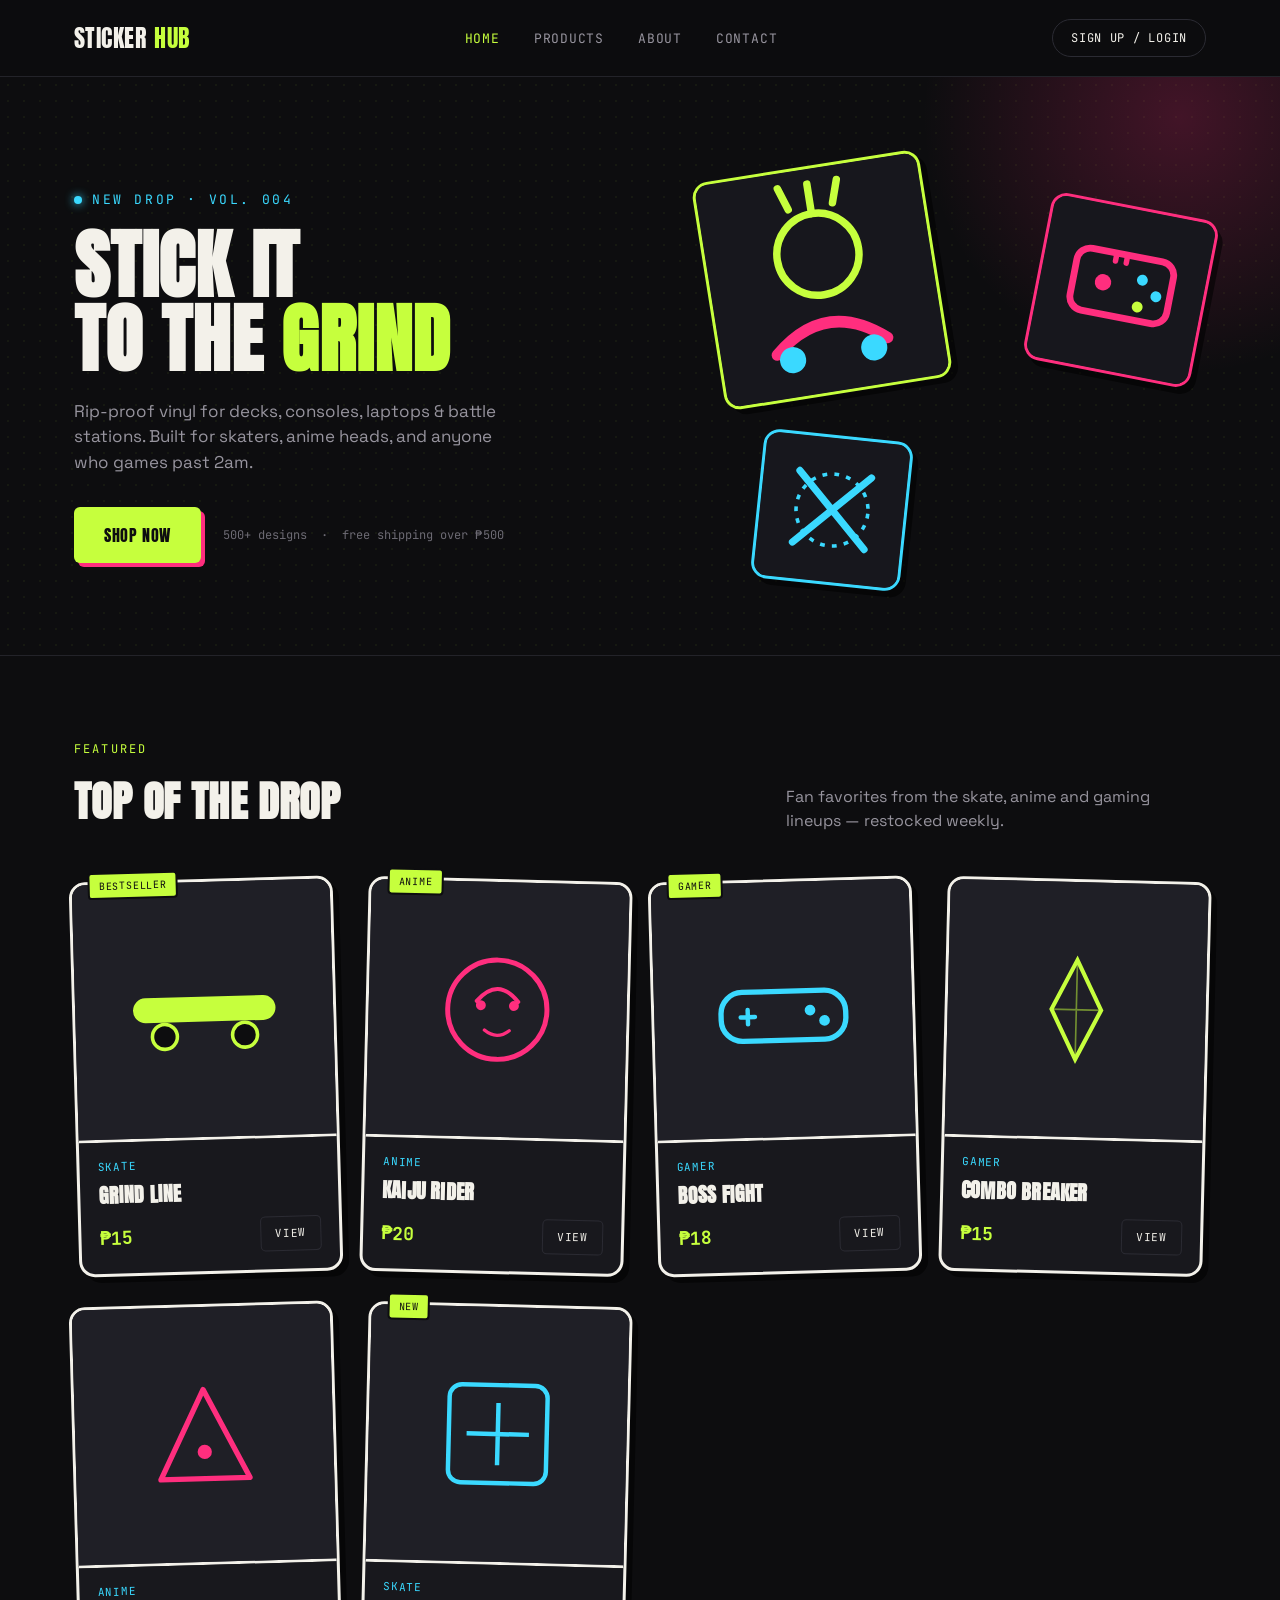
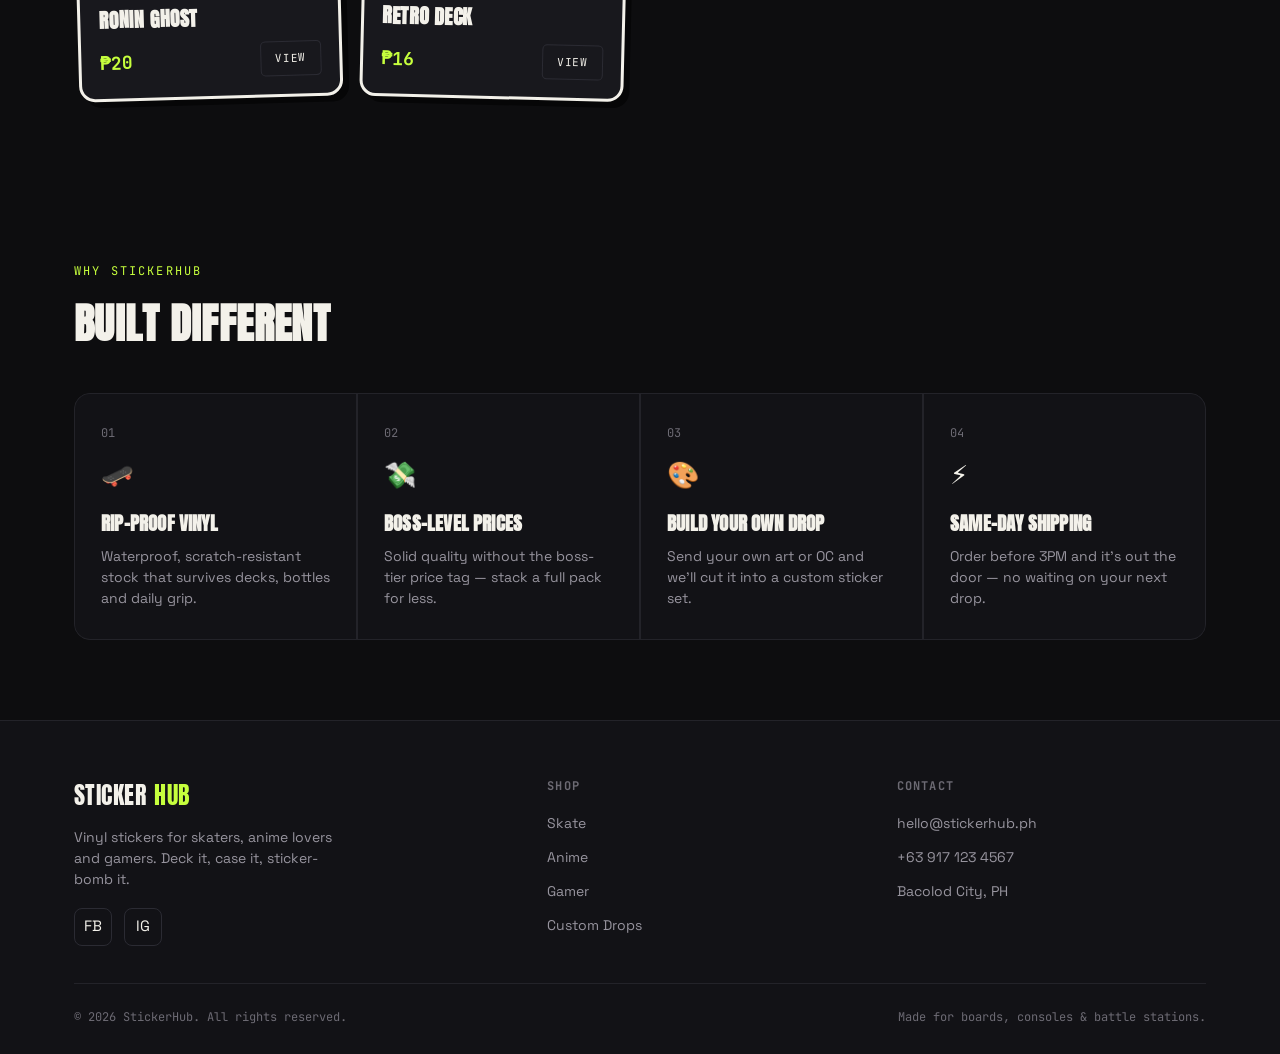
<file: frontend/index.html>
<!DOCTYPE html>
<html lang="en">
<head>
<meta charset="UTF-8">
<meta name="viewport" content="width=device-width, initial-scale=1.0">
<title>StickerHub — Vinyl Stickers for Boards, Consoles & Battle Stations</title>
<link rel="stylesheet" href="css/style.css">
<link rel="stylesheet" href="css/index.css">
</head>
<body>

<header class="site-header">
  <div class="container">
    <a href="index.html" class="logo">STICKER<span class="dot">HUB</span></a>
    <nav class="main-nav">
      <ul>
        <li><a href="index.html" class="active">Home</a></li>
        <li><a href="#products">Products</a></li>
        <li><a href="#about">About</a></li>
        <li><a href="#footer">Contact</a></li>
      </ul>
    </nav>
    <div class="header-actions">
      <a href="/register" class="login-pill">Sign up / Login</a>
      <button class="nav-toggle" aria-label="Open menu">☰</button>
    </div>
  </div>
</header>

<section class="hero">
  <div class="hero-glow"></div>
  <div class="container hero-grid">
    <div>
      <span class="hero-eyebrow">New drop · Vol. 004</span>
      <h1>STICK IT<br>TO THE <span>GRIND</span></h1>
      <p class="lead">Rip-proof vinyl for decks, consoles, laptops & battle stations. Built for skaters, anime heads, and anyone who games past 2am.</p>
      <div class="hero-cta">
        <a href="#products" class="btn btn-primary">Shop Now</a>
        <span class="hero-note">500+ designs &nbsp;·&nbsp; free shipping over ₱500</span>
      </div>
    </div>

    <div class="hero-visual">
      <div class="sticker-cluster">
        <div class="sticker-tile t1">
          <svg viewBox="0 0 120 120" width="100%" height="100%" preserveAspectRatio="xMidYMid slice">
            <rect width="120" height="120" fill="#17171d"/>
            <circle cx="60" cy="46" r="22" fill="none" stroke="#C6FF3D" stroke-width="4"/>
            <path d="M60 24 L60 8 M48 20 L44 8 M72 20 L76 8" stroke="#C6FF3D" stroke-width="4" stroke-linecap="round"/>
            <path d="M30 96 Q60 70 90 96" fill="none" stroke="#FF2E7E" stroke-width="6" stroke-linecap="round"/>
            <circle cx="38" cy="100" r="7" fill="#3AD9FF"/>
            <circle cx="82" cy="100" r="7" fill="#3AD9FF"/>
          </svg>
        </div>
        <div class="sticker-tile t2">
          <svg viewBox="0 0 120 120" width="100%" height="100%" preserveAspectRatio="xMidYMid slice">
            <rect width="120" height="120" fill="#17171d"/>
            <rect x="24" y="34" width="72" height="46" rx="10" fill="none" stroke="#FF2E7E" stroke-width="5"/>
            <circle cx="46" cy="57" r="6" fill="#FF2E7E"/>
            <circle cx="74" cy="50" r="4" fill="#3AD9FF"/>
            <circle cx="86" cy="60" r="4" fill="#3AD9FF"/>
            <circle cx="74" cy="70" r="4" fill="#C6FF3D"/>
            <path d="M60 40 L60 34 M52 40 L52 34" stroke="#FF2E7E" stroke-width="4" stroke-linecap="round"/>
          </svg>
        </div>
        <div class="sticker-tile t3">
          <svg viewBox="0 0 120 120" width="100%" height="100%" preserveAspectRatio="xMidYMid slice">
            <rect width="120" height="120" fill="#17171d"/>
            <path d="M30 30 L90 90 M30 90 L90 30" stroke="#3AD9FF" stroke-width="6" stroke-linecap="round"/>
            <circle cx="60" cy="60" r="30" fill="none" stroke="#3AD9FF" stroke-width="3" stroke-dasharray="4 6"/>
          </svg>
        </div>
      </div>
    </div>
  </div>
</section>

<section class="section" id="products">
  <div class="container">
    <div class="section-head">
      <div>
        <span class="eyebrow">Featured</span>
        <h2>Top of the drop</h2>
      </div>
      <p>Fan favorites from the skate, anime and gaming lineups — restocked weekly.</p>
    </div>

    <div class="product-grid">

      <article class="product-card">
        <span class="badge">Bestseller</span>
        <div class="product-media">
          <svg viewBox="0 0 200 200" width="70%" height="70%">
            <rect x="20" y="86" width="160" height="28" rx="14" fill="#C6FF3D"/>
            <circle cx="55" cy="130" r="14" fill="#0D0D0F" stroke="#C6FF3D" stroke-width="4"/>
            <circle cx="145" cy="130" r="14" fill="#0D0D0F" stroke="#C6FF3D" stroke-width="4"/>
          </svg>
        </div>
        <div class="product-body">
          <div class="product-cat">Skate</div>
          <h3 class="product-name">Grind Line</h3>
          <div class="product-row">
            <span class="product-price">₱15</span>
            <a href="#" class="product-btn">View</a>
          </div>
        </div>
      </article>

      <article class="product-card">
        <span class="badge">Anime</span>
        <div class="product-media">
          <svg viewBox="0 0 200 200" width="65%" height="65%">
            <circle cx="100" cy="100" r="60" fill="none" stroke="#FF2E7E" stroke-width="6"/>
            <path d="M75 90 q25 -30 50 0" fill="none" stroke="#FF2E7E" stroke-width="5" stroke-linecap="round"/>
            <circle cx="80" cy="95" r="6" fill="#FF2E7E"/>
            <circle cx="120" cy="95" r="6" fill="#FF2E7E"/>
            <path d="M85 125 q15 12 30 0" fill="none" stroke="#FF2E7E" stroke-width="4" stroke-linecap="round"/>
          </svg>
        </div>
        <div class="product-body">
          <div class="product-cat">Anime</div>
          <h3 class="product-name">Kaiju Rider</h3>
          <div class="product-row">
            <span class="product-price">₱20</span>
            <a href="#" class="product-btn">View</a>
          </div>
        </div>
      </article>

      <article class="product-card">
        <span class="badge">Gamer</span>
        <div class="product-media">
          <svg viewBox="0 0 200 200" width="70%" height="70%">
            <rect x="30" y="80" width="140" height="55" rx="24" fill="none" stroke="#3AD9FF" stroke-width="6"/>
            <path d="M60 100 v16 M52 108 h16" stroke="#3AD9FF" stroke-width="5" stroke-linecap="round"/>
            <circle cx="130" cy="102" r="6" fill="#3AD9FF"/>
            <circle cx="146" cy="114" r="6" fill="#3AD9FF"/>
          </svg>
        </div>
        <div class="product-body">
          <div class="product-cat">Gamer</div>
          <h3 class="product-name">Boss Fight</h3>
          <div class="product-row">
            <span class="product-price">₱18</span>
            <a href="#" class="product-btn">View</a>
          </div>
        </div>
      </article>

      <article class="product-card">
        <div class="product-media">
          <svg viewBox="0 0 200 200" width="65%" height="65%">
            <path d="M100 40 L130 100 L100 160 L70 100 Z" fill="none" stroke="#C6FF3D" stroke-width="5"/>
            <path d="M100 40 L100 160 M70 100 L130 100" stroke="#C6FF3D" stroke-width="2" opacity="0.5"/>
          </svg>
        </div>
        <div class="product-body">
          <div class="product-cat">Gamer</div>
          <h3 class="product-name">Combo Breaker</h3>
          <div class="product-row">
            <span class="product-price">₱15</span>
            <a href="#" class="product-btn">View</a>
          </div>
        </div>
      </article>

      <article class="product-card">
        <div class="product-media">
          <svg viewBox="0 0 200 200" width="70%" height="70%">
            <path d="M50 150 L100 50 L150 150 Z" fill="none" stroke="#FF2E7E" stroke-width="6" stroke-linejoin="round"/>
            <circle cx="100" cy="120" r="8" fill="#FF2E7E"/>
          </svg>
        </div>
        <div class="product-body">
          <div class="product-cat">Anime</div>
          <h3 class="product-name">Ronin Ghost</h3>
          <div class="product-row">
            <span class="product-price">₱20</span>
            <a href="#" class="product-btn">View</a>
          </div>
        </div>
      </article>

      <article class="product-card">
        <span class="badge">New</span>
        <div class="product-media">
          <svg viewBox="0 0 200 200" width="70%" height="70%">
            <rect x="45" y="45" width="110" height="110" rx="14" fill="none" stroke="#3AD9FF" stroke-width="5"/>
            <path d="M65 100 h70 M100 65 v70" stroke="#3AD9FF" stroke-width="5"/>
          </svg>
        </div>
        <div class="product-body">
          <div class="product-cat">Skate</div>
          <h3 class="product-name">Retro Deck</h3>
          <div class="product-row">
            <span class="product-price">₱16</span>
            <a href="#" class="product-btn">View</a>
          </div>
        </div>
      </article>

    </div>
  </div>
</section>

<section class="section" id="about">
  <div class="container">
    <div class="section-head">
      <div>
        <span class="eyebrow">Why StickerHub</span>
        <h2>Built different</h2>
      </div>
    </div>
    <div class="why-grid">
      <div class="why-card">
        <div class="why-num">01</div>
        <div class="why-icon">🛹</div>
        <h3>Rip-Proof Vinyl</h3>
        <p>Waterproof, scratch-resistant stock that survives decks, bottles and daily grip.</p>
      </div>
      <div class="why-card">
        <div class="why-num">02</div>
        <div class="why-icon">💸</div>
        <h3>Boss-Level Prices</h3>
        <p>Solid quality without the boss-tier price tag — stack a full pack for less.</p>
      </div>
      <div class="why-card">
        <div class="why-num">03</div>
        <div class="why-icon">🎨</div>
        <h3>Build Your Own Drop</h3>
        <p>Send your own art or OC and we'll cut it into a custom sticker set.</p>
      </div>
      <div class="why-card">
        <div class="why-num">04</div>
        <div class="why-icon">⚡</div>
        <h3>Same-Day Shipping</h3>
        <p>Order before 3PM and it's out the door — no waiting on your next drop.</p>
      </div>
    </div>
  </div>
</section>

<footer class="site-footer" id="footer">
  <div class="container">
    <div class="footer-grid">
      <div class="footer-brand">
        <a href="index.html" class="logo">STICKER<span class="dot">HUB</span></a>
        <p>Vinyl stickers for skaters, anime lovers and gamers. Deck it, case it, sticker-bomb it.</p>
        <div class="footer-social">
          <a href="#" aria-label="Facebook">FB</a>
          <a href="#" aria-label="Instagram">IG</a>
        </div>
      </div>
      <div class="footer-col">
        <h4>Shop</h4>
        <ul>
          <li><a href="#products">Skate</a></li>
          <li><a href="#products">Anime</a></li>
          <li><a href="#products">Gamer</a></li>
          <li><a href="#products">Custom Drops</a></li>
        </ul>
      </div>
      <div class="footer-col">
        <h4>Contact</h4>
        <ul>
          <li><a href="mailto:hello@stickerhub.ph">hello@stickerhub.ph</a></li>
          <li><a href="tel:+639171234567">+63 917 123 4567</a></li>
          <li><a href="#">Bacolod City, PH</a></li>
        </ul>
      </div>
    </div>
    <div class="footer-bottom">
      <span>© 2026 StickerHub. All rights reserved.</span>
      <span>Made for boards, consoles & battle stations.</span>
    </div>
  </div>
</footer>

<script src="js/main.js"></script>
</body>
</html>
</file>
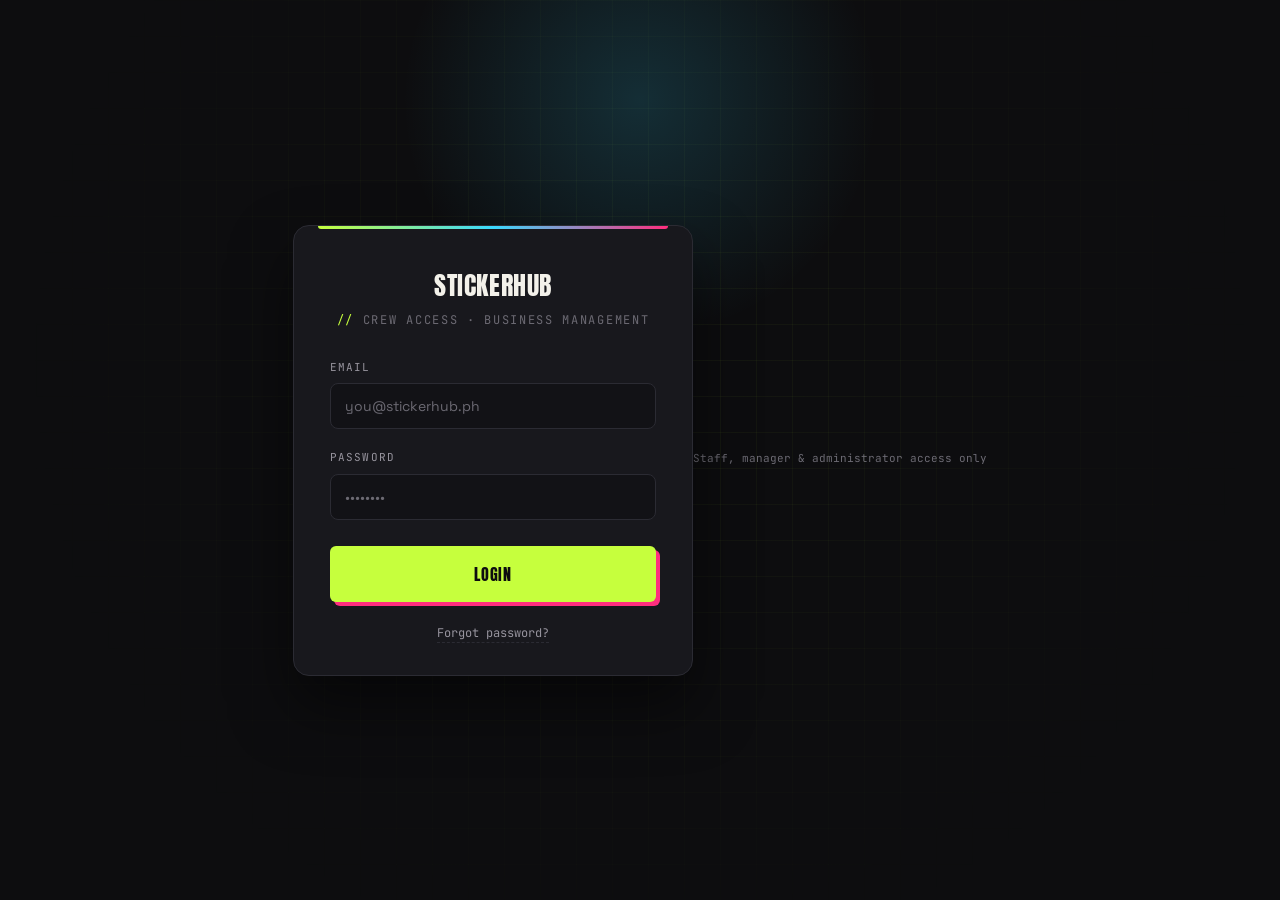
<file: frontend/login.html>
<!DOCTYPE html>
<html lang="en">
<head>
<meta charset="UTF-8">
<meta name="viewport" content="width=device-width, initial-scale=1.0">
<title>Crew Login — StickerHub</title>
<link rel="stylesheet" href="css/style.css">
<link rel="stylesheet" href="css/login.css">
</head>
<body>

<main class="login-page">
  <div class="login-glow"></div>

  <div class="login-panel">
    <div class="login-logo">
      <span class="logo">STICKER<span class="dot">HUB</span></span>
    </div>
    <p class="login-sub">Crew access · business management</p>

    <form id="loginForm">
      <div class="field">
        <label for="email">Email</label>
        <input type="email" id="email" name="email" placeholder="you@stickerhub.ph" required>
      </div>
      <div class="field">
        <label for="password">Password</label>
        <input type="password" id="password" name="password" placeholder="••••••••" required>
      </div>

      <button type="submit" class="btn btn-primary login-btn">Login</button>
    </form>

    <div class="login-links">
      <a href="#">Forgot password?</a>
    </div>
  </div>

  <p class="login-footnote">Staff, manager & administrator access only</p>
</main>

<script src="js/main.js"></script>
</body>
</html>
</file>
<file: frontend/css/style.css>
/* ============================================================
   STICKERHUB — shared design tokens
   Direction: skate/anime/gamer sticker-bomb, dark HUD surface
   ============================================================ */

@import url('https://fonts.googleapis.com/css2?family=Anton&family=Space+Grotesk:wght@400;500;600;700&family=JetBrains+Mono:wght@400;500;700&display=swap');

:root{
  /* --- color --- */
  --bg:        #0D0D0F;
  --bg-soft:   #121216;
  --surface:   #18181D;
  --surface-2: #1F1F26;
  --line:      #2B2B33;
  --line-soft: #232329;
  --text:      #F3F1EA;
  --muted:     #97949E;
  --muted-2:   #6C6A73;

  --volt:      #C6FF3D; /* skate/gamer HUD energy — primary accent */
  --volt-dim:  #8FCC1B;
  --magenta:   #FF2E7E; /* anime pop accent */
  --cyan:      #3AD9FF; /* gamer glow — secondary accent */
  --warn:      #FF7A45;

  --on-volt:   #0D0D0F;

  /* --- type --- */
  --f-display: 'Anton', Impact, sans-serif;
  --f-body:    'Space Grotesk', system-ui, sans-serif;
  --f-mono:    'JetBrains Mono', ui-monospace, monospace;

  /* --- misc --- */
  --radius: 10px;
  --radius-lg: 18px;
  --shadow-hard: 6px 6px 0 rgba(0,0,0,0.55);
}

*,*::before,*::after{ box-sizing:border-box; }
html{ scroll-behavior:smooth; }
body{
  margin:0;
  background:var(--bg);
  color:var(--text);
  font-family:var(--f-body);
  line-height:1.5;
  -webkit-font-smoothing:antialiased;
}
img{ max-width:100%; display:block; }
a{ color:inherit; text-decoration:none; }
ul{ list-style:none; margin:0; padding:0; }
button{ font-family:inherit; cursor:pointer; }

::selection{ background:var(--volt); color:var(--on-volt); }

:focus-visible{
  outline:2px solid var(--cyan);
  outline-offset:3px;
}

@media (prefers-reduced-motion: reduce){
  *{ animation-duration:0.01ms !important; animation-iteration-count:1 !important; transition-duration:0.01ms !important; scroll-behavior:auto !important; }
}

.container{
  width:100%;
  max-width:1180px;
  margin:0 auto;
  padding:0 24px;
}

.eyebrow{
  font-family:var(--f-mono);
  font-size:12px;
  letter-spacing:0.18em;
  text-transform:uppercase;
  color:var(--volt);
}

.btn{
  display:inline-flex;
  align-items:center;
  gap:8px;
  padding:14px 28px;
  border-radius:6px;
  border:2px solid transparent;
  font-family:var(--f-display);
  font-size:16px;
  letter-spacing:0.04em;
  text-transform:uppercase;
  transition:transform .15s ease, box-shadow .15s ease, background .15s ease;
}
.btn-primary{
  background:var(--volt);
  color:var(--on-volt);
  box-shadow:4px 4px 0 var(--magenta);
}
.btn-primary:hover{
  transform:translate(-2px,-2px);
  box-shadow:6px 6px 0 var(--magenta);
}
.btn-primary:active{ transform:translate(0,0); box-shadow:2px 2px 0 var(--magenta); }

.btn-ghost{
  background:transparent;
  border-color:var(--line);
  color:var(--text);
}
.btn-ghost:hover{ border-color:var(--cyan); color:var(--cyan); }

.btn-outline-sm{
  font-family:var(--f-mono);
  font-size:12px;
  text-transform:uppercase;
  letter-spacing:0.06em;
  padding:9px 14px;
  border-radius:5px;
  border:1px solid var(--line);
  background:var(--surface);
  color:var(--muted);
}
.btn-outline-sm:hover{ border-color:var(--volt); color:var(--volt); }

/* halftone / grid texture helpers */
.tex-halftone{
  background-image: radial-gradient(rgba(255,255,255,0.06) 1px, transparent 1px);
  background-size: 14px 14px;
}
.tex-grid{
  background-image:
    linear-gradient(rgba(198,255,61,0.06) 1px, transparent 1px),
    linear-gradient(90deg, rgba(198,255,61,0.06) 1px, transparent 1px);
  background-size: 34px 34px;
}
</file>
<file: frontend/css/index.css>
/* ============================================================
   INDEX — StickerHub storefront
   ============================================================ */

/* ---------- header ---------- */
.site-header{
  position:sticky; top:0; z-index:50;
  background:rgba(13,13,15,0.88);
  backdrop-filter:blur(8px);
  border-bottom:1px solid var(--line-soft);
}
.site-header .container{
  display:flex; align-items:center; justify-content:space-between;
  height:76px;
}
.logo{
  font-family:var(--f-display);
  font-size:24px;
  letter-spacing:0.02em;
  display:flex; align-items:center; gap:8px;
}
.logo .dot{ color:var(--volt); }

.main-nav ul{ display:flex; align-items:center; gap:34px; }
.main-nav a{
  font-family:var(--f-mono);
  font-size:13px;
  letter-spacing:0.06em;
  text-transform:uppercase;
  color:var(--muted);
  position:relative;
  padding:6px 0;
}
.main-nav a:hover{ color:var(--text); }
.main-nav a.active{ color:var(--volt); }
.main-nav a::after{
  content:''; position:absolute; left:0; bottom:-2px;
  width:0; height:2px; background:var(--volt);
  transition:width .2s ease;
}
.main-nav a:hover::after{ width:100%; }

.header-actions{ display:flex; align-items:center; gap:16px; }
.login-pill{
  font-family:var(--f-mono);
  font-size:12px; text-transform:uppercase; letter-spacing:0.06em;
  padding:9px 18px;
  border:1px solid var(--line);
  border-radius:999px;
  color:var(--text);
}
.login-pill:hover{ border-color:var(--volt); color:var(--volt); }

.nav-toggle{ display:none; background:none; border:none; color:var(--text); font-size:26px; }

/* ---------- hero ---------- */
.hero{
  position:relative;
  overflow:hidden;
  padding:88px 0 70px;
  border-bottom:1px solid var(--line-soft);
}
.hero::before{
  content:'';
  position:absolute; inset:0;
  background-image: radial-gradient(rgba(198,255,61,0.05) 1px, transparent 1px);
  background-size:16px 16px;
  pointer-events:none;
}
.hero-glow{
  position:absolute; width:520px; height:520px; border-radius:50%;
  background:radial-gradient(circle, rgba(255,46,126,0.22), transparent 70%);
  top:-220px; right:-160px; pointer-events:none;
}
.hero-grid{
  position:relative;
  display:grid; grid-template-columns:1.05fr 0.95fr; gap:40px; align-items:center;
}
.hero-eyebrow{
  font-family:var(--f-mono); font-size:13px; letter-spacing:0.2em;
  text-transform:uppercase; color:var(--cyan); margin-bottom:18px;
  display:inline-flex; align-items:center; gap:10px;
}
.hero-eyebrow::before{ content:''; width:8px; height:8px; background:var(--cyan); border-radius:50%; box-shadow:0 0 10px var(--cyan); }

.hero h1{
  font-family:var(--f-display);
  font-size:clamp(42px, 6vw, 76px);
  line-height:0.98;
  letter-spacing:0.01em;
  margin:0 0 22px;
  text-transform:uppercase;
}
.hero h1 span{ color:var(--volt); }
.hero p.lead{
  font-size:17px; color:var(--muted); max-width:440px; margin:0 0 32px;
}
.hero-cta{ display:flex; align-items:center; gap:22px; flex-wrap:wrap; }
.hero-note{ font-family:var(--f-mono); font-size:12px; color:var(--muted-2); }

.hero-visual{ position:relative; height:420px; }
.sticker-cluster{ position:relative; width:100%; height:100%; }
.sticker-tile{
  position:absolute;
  border-radius:16px;
  border:3px solid var(--text);
  box-shadow:var(--shadow-hard);
  overflow:hidden;
  background:var(--surface-2);
}
.sticker-tile img{ width:100%; height:100%; object-fit:cover; }
.sticker-tile.t1{ width:230px; height:230px; top:0; left:20px; transform:rotate(-9deg); z-index:3; border-color:var(--volt); }
.sticker-tile.t2{ width:170px; height:170px; top:40px; right:0; transform:rotate(11deg); z-index:2; border-color:var(--magenta); }
.sticker-tile.t3{ width:150px; height:150px; bottom:0; left:70px; transform:rotate(6deg); z-index:1; border-color:var(--cyan); }

/* ---------- section shell ---------- */
.section{ padding:80px 0; }
.section-head{
  display:flex; align-items:flex-end; justify-content:space-between;
  margin-bottom:38px; gap:24px; flex-wrap:wrap;
}
.section-head h2{
  font-family:var(--f-display);
  font-size:clamp(28px,3.4vw,42px);
  text-transform:uppercase; margin:10px 0 0; letter-spacing:0.01em;
}
.section-head p{ color:var(--muted); max-width:420px; margin:0; }

/* ---------- product grid (sticker-bomb cards) ---------- */
.product-grid{
  display:grid;
  grid-template-columns:repeat(auto-fit, minmax(230px, 1fr));
  gap:30px 26px;
  padding-top:8px;
}
.product-card{
  position:relative;
  background:var(--surface);
  border:3px solid var(--text);
  border-radius:16px;
  padding:0 0 18px;
  box-shadow:var(--shadow-hard);
  transition:transform .18s ease, box-shadow .18s ease;
}
.product-card:nth-child(odd){ transform:rotate(-1.6deg); }
.product-card:nth-child(even){ transform:rotate(1.4deg); }
.product-card:hover{ transform:rotate(0deg) translateY(-6px); box-shadow:8px 10px 0 rgba(0,0,0,0.55); }

.product-card .badge{
  position:absolute; top:-12px; left:16px;
  font-family:var(--f-mono); font-size:10px; letter-spacing:0.08em;
  text-transform:uppercase;
  background:var(--volt); color:var(--on-volt);
  padding:4px 9px; border-radius:4px; border:2px solid var(--bg);
  z-index:2;
}
.product-media{
  aspect-ratio:1/1;
  border-bottom:3px solid var(--text);
  background:var(--surface-2);
  display:flex; align-items:center; justify-content:center;
  overflow:hidden; border-radius:13px 13px 0 0;
}
.product-media img{ width:100%; height:100%; object-fit:cover; }
.product-body{ padding:16px 18px 0; }
.product-cat{
  font-family:var(--f-mono); font-size:11px; letter-spacing:0.08em;
  text-transform:uppercase; color:var(--cyan); margin-bottom:6px;
}
.product-name{ font-family:var(--f-display); font-size:20px; text-transform:uppercase; margin:0 0 10px; letter-spacing:0.01em; }
.product-row{ display:flex; align-items:center; justify-content:space-between; margin-top:6px; }
.product-price{ font-family:var(--f-mono); font-size:18px; font-weight:700; color:var(--volt); }
.product-btn{
  font-family:var(--f-mono); font-size:11px; text-transform:uppercase; letter-spacing:0.06em;
  padding:8px 14px; border-radius:5px; border:1px solid var(--line); color:var(--text);
}
.product-btn:hover{ background:var(--volt); color:var(--on-volt); border-color:var(--volt); }

/* ---------- why choose us ---------- */
.why-grid{
  display:grid; grid-template-columns:repeat(auto-fit,minmax(220px,1fr)); gap:2px;
  background:var(--line-soft); border:1px solid var(--line-soft); border-radius:16px; overflow:hidden;
}
.why-card{ background:var(--bg-soft); padding:30px 26px; }
.why-num{ font-family:var(--f-mono); font-size:12px; color:var(--muted-2); margin-bottom:14px; }
.why-icon{ font-size:26px; margin-bottom:14px; }
.why-card h3{ font-family:var(--f-display); font-size:19px; text-transform:uppercase; margin:0 0 8px; letter-spacing:0.01em; }
.why-card p{ color:var(--muted); font-size:14px; margin:0; }

/* ---------- footer ---------- */
.site-footer{
  border-top:1px solid var(--line-soft);
  padding:56px 0 28px;
  background:
    linear-gradient(var(--bg-soft), var(--bg-soft)),
    radial-gradient(circle at 15% 0%, rgba(255,46,126,0.08), transparent 55%);
}
.footer-grid{
  display:grid; grid-template-columns:1.4fr 1fr 1fr; gap:40px;
  padding-bottom:36px; border-bottom:1px solid var(--line-soft);
}
.footer-brand .logo{ margin-bottom:12px; }
.footer-brand p{ color:var(--muted); font-size:14px; max-width:280px; }
.footer-social{ display:flex; gap:12px; margin-top:18px; }
.footer-social a{
  width:38px; height:38px; border:1px solid var(--line); border-radius:8px;
  display:flex; align-items:center; justify-content:center; font-size:15px;
}
.footer-social a:hover{ border-color:var(--volt); color:var(--volt); }
.footer-col h4{
  font-family:var(--f-mono); font-size:12px; text-transform:uppercase; letter-spacing:0.1em;
  color:var(--muted-2); margin:0 0 16px;
}
.footer-col li{ margin-bottom:10px; }
.footer-col a{ color:var(--muted); font-size:14px; }
.footer-col a:hover{ color:var(--volt); }
.footer-bottom{
  display:flex; justify-content:space-between; align-items:center; padding-top:24px;
  font-family:var(--f-mono); font-size:12px; color:var(--muted-2); flex-wrap:wrap; gap:10px;
}

/* ---------- responsive ---------- */
@media (max-width:900px){
  .hero-grid{ grid-template-columns:1fr; }
  .hero-visual{ height:320px; margin-top:20px; }
  .footer-grid{ grid-template-columns:1fr 1fr; }
}
@media (max-width:680px){
  .main-nav{ display:none; }
  .nav-toggle{ display:block; }
  .footer-grid{ grid-template-columns:1fr; }
  .hero{ padding:56px 0 40px; }
}
</file>
<file: frontend/css/login.css>
/* ============================================================
   LOGIN — crew access panel
   ============================================================ */

.login-page{
  min-height:100vh;
  display:flex;
  align-items:center;
  justify-content:center;
  padding:32px;
  position:relative;
  overflow:hidden;
}
.login-page::before{
  content:'';
  position:absolute; inset:0;
  background-image:
    linear-gradient(rgba(198,255,61,0.05) 1px, transparent 1px),
    linear-gradient(90deg, rgba(198,255,61,0.05) 1px, transparent 1px);
  background-size:36px 36px;
  mask-image:radial-gradient(circle at 50% 40%, black, transparent 75%);
}
.login-glow{
  position:absolute; width:480px; height:480px; border-radius:50%;
  background:radial-gradient(circle, rgba(58,217,255,0.16), transparent 70%);
  top:-140px; left:50%; transform:translateX(-50%);
  pointer-events:none;
}

.login-panel{
  position:relative;
  width:100%; max-width:400px;
  background:var(--surface);
  border:1px solid var(--line);
  border-radius:16px;
  padding:40px 36px 32px;
  box-shadow:0 30px 60px rgba(0,0,0,0.5);
}
.login-panel::before{
  content:'';
  position:absolute; top:0; left:24px; right:24px; height:3px;
  background:linear-gradient(90deg, var(--volt), var(--cyan), var(--magenta));
  border-radius:0 0 3px 3px;
}

.login-logo{
  text-align:center; margin-bottom:6px;
}
.login-logo .logo{
  font-family:var(--f-display); font-size:26px; justify-content:center;
  display:flex; letter-spacing:0.02em;
}
.login-sub{
  text-align:center;
  font-family:var(--f-mono);
  font-size:12px;
  letter-spacing:0.14em;
  text-transform:uppercase;
  color:var(--muted-2);
  margin:2px 0 30px;
}
.login-sub::before{ content:'// '; color:var(--volt); }

.field{ margin-bottom:20px; }
.field label{
  display:block;
  font-family:var(--f-mono);
  font-size:11px;
  text-transform:uppercase;
  letter-spacing:0.1em;
  color:var(--muted);
  margin-bottom:8px;
}
.field input{
  width:100%;
  background:var(--bg-soft);
  border:1px solid var(--line);
  border-radius:8px;
  padding:13px 14px;
  color:var(--text);
  font-family:var(--f-body);
  font-size:14px;
  transition:border-color .15s ease, box-shadow .15s ease;
}
.field input::placeholder{ color:var(--muted-2); }
.field input:focus{
  outline:none;
  border-color:var(--volt);
  box-shadow:0 0 0 3px rgba(198,255,61,0.12);
}

.login-btn{
  width:100%;
  justify-content:center;
  margin-top:6px;
}

.login-links{
  display:flex; justify-content:center; margin-top:22px;
}
.login-links a{
  font-family:var(--f-mono);
  font-size:12px;
  color:var(--muted);
  border-bottom:1px dashed var(--line);
}
.login-links a:hover{ color:var(--cyan); border-color:var(--cyan); }

.login-footnote{
  text-align:center;
  margin-top:28px;
  font-family:var(--f-mono);
  font-size:11px;
  color:var(--muted-2);
}
</file>
